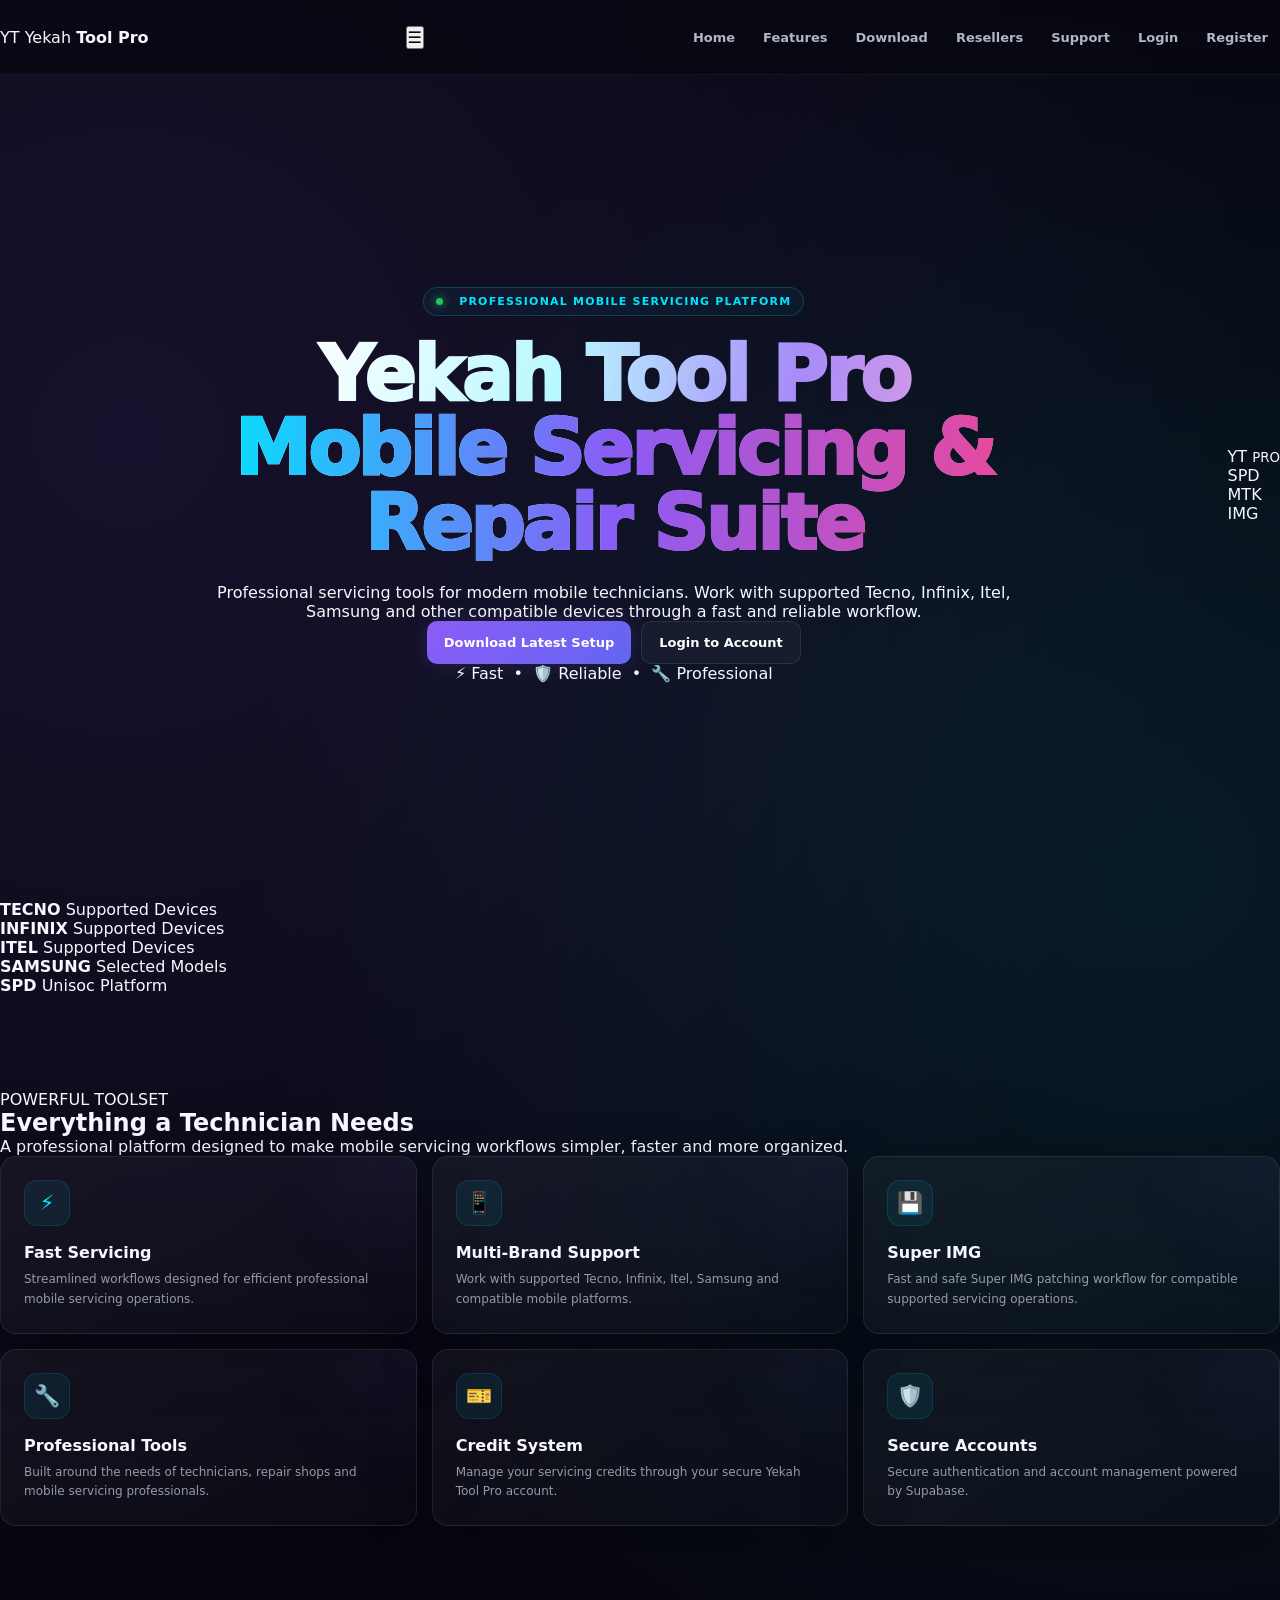
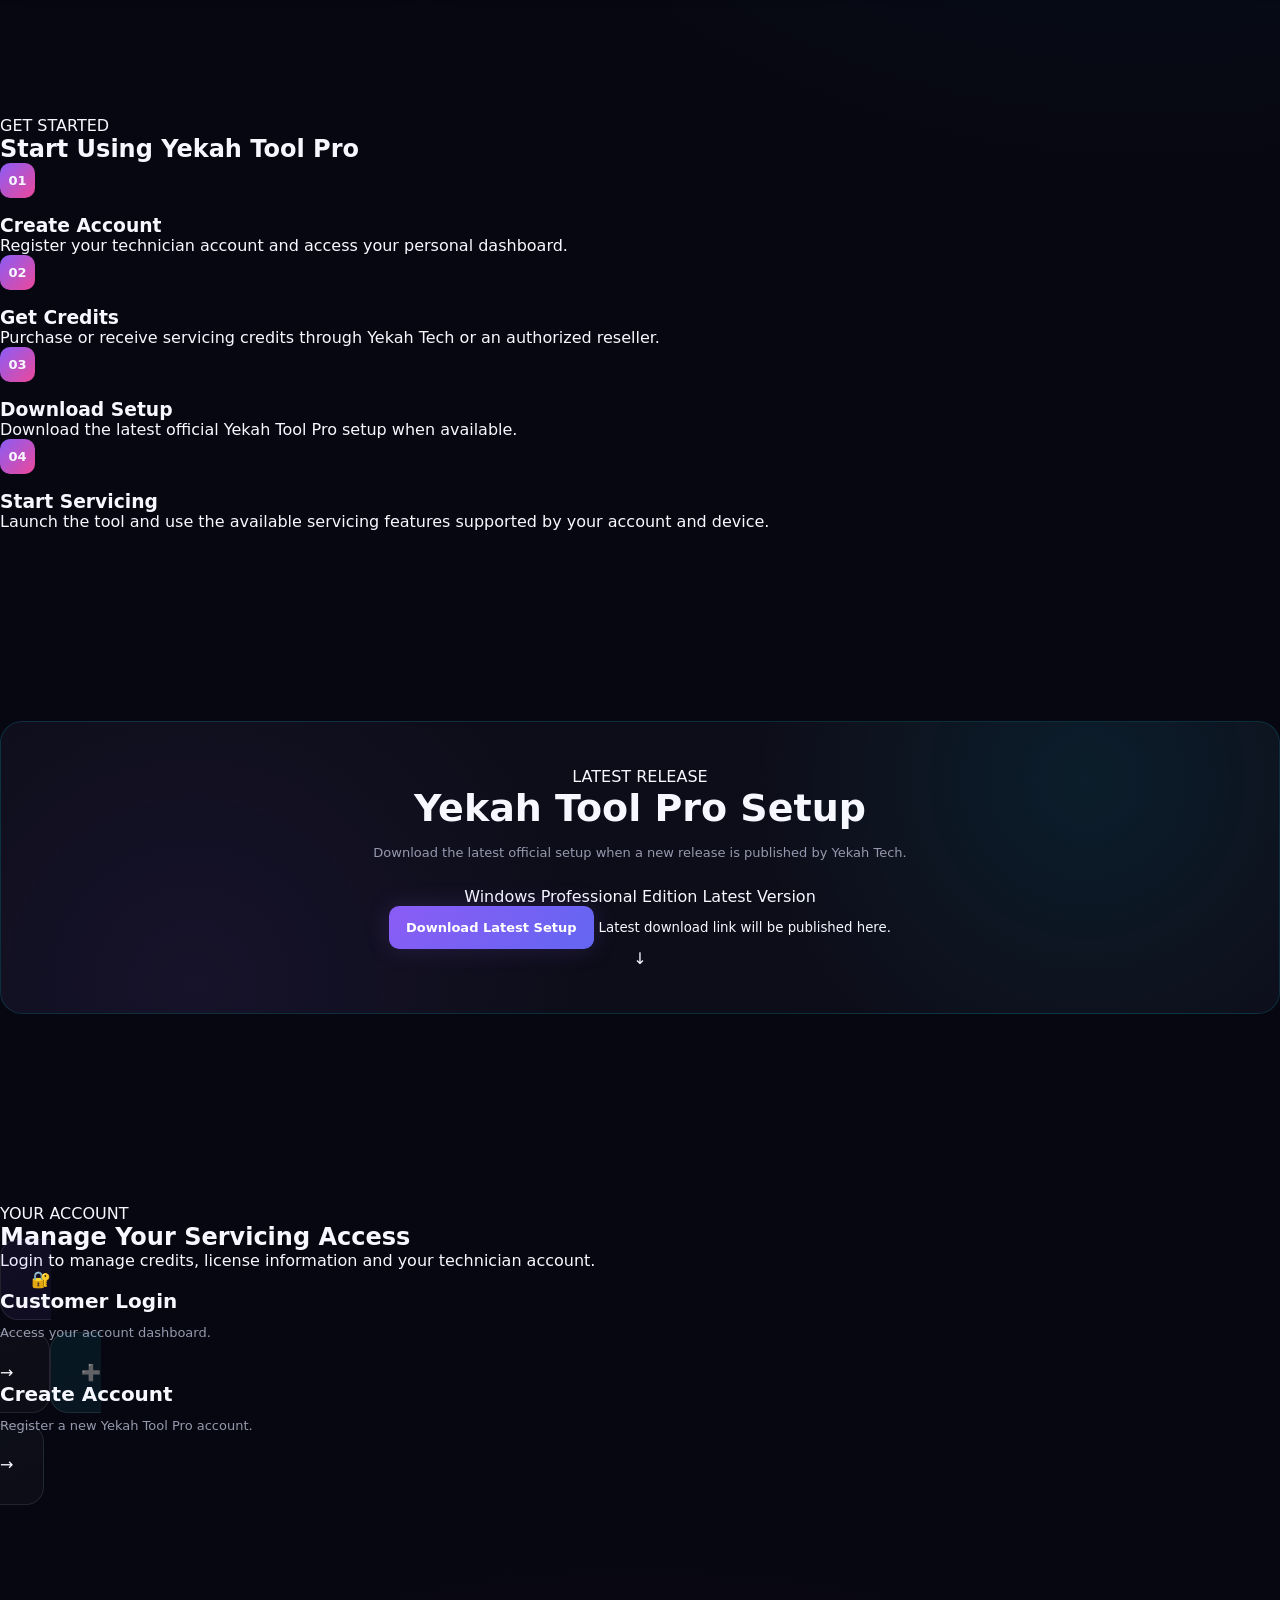
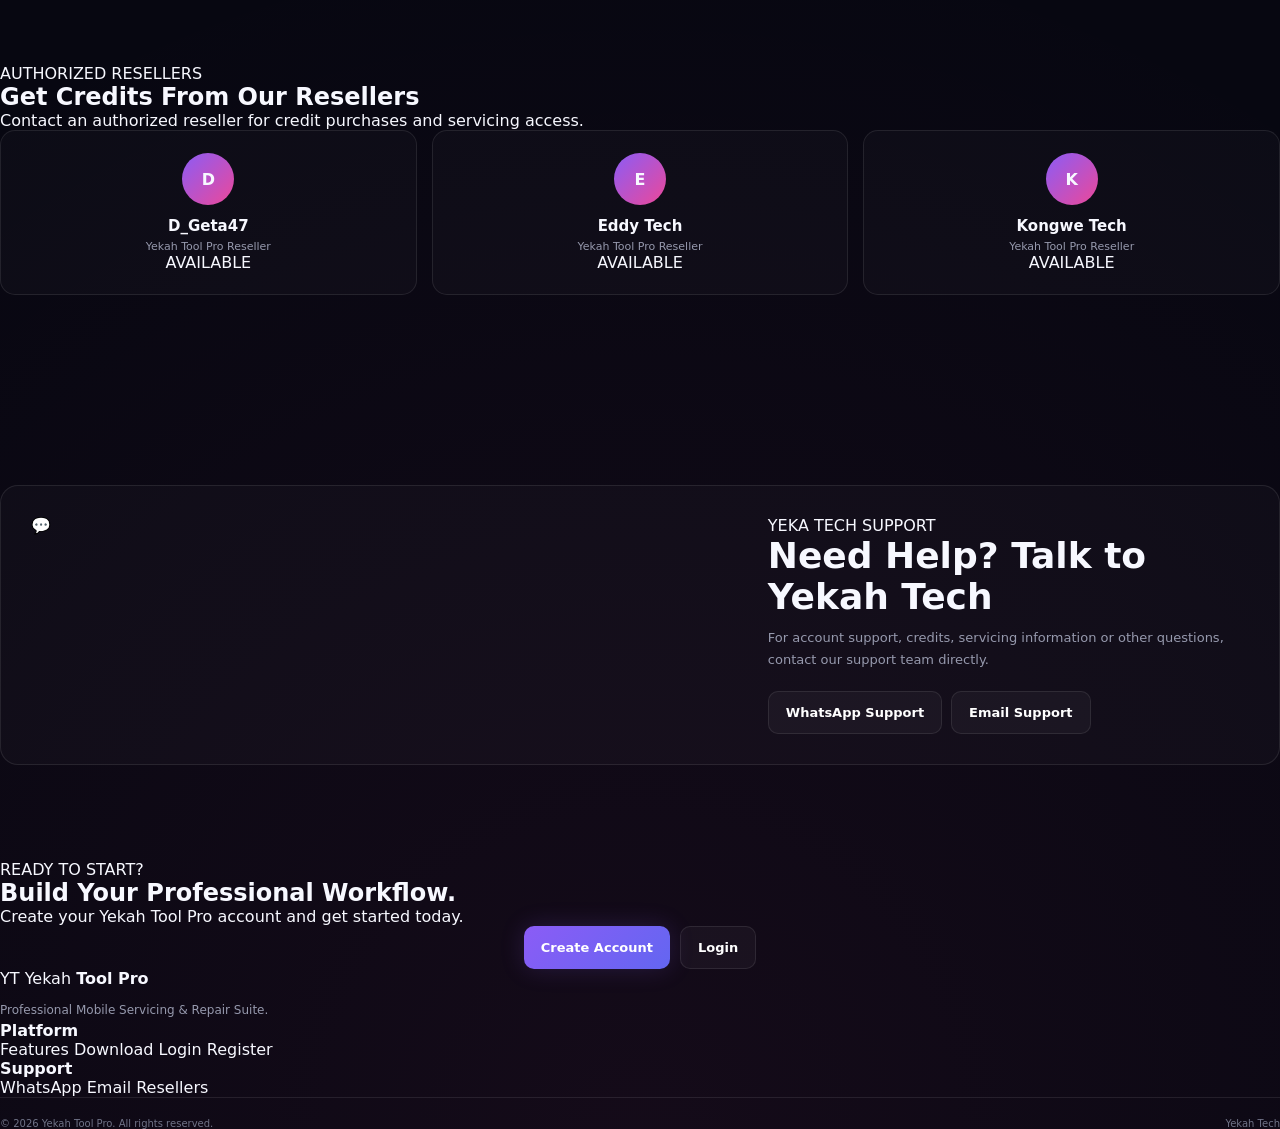
<file: index.html>
<!DOCTYPE html><html lang="en" data-theme="dark">
<head>
  <meta charset="UTF-8">
  <meta name="viewport" content="width=device-width, initial-scale=1.0">
  <meta name="theme-color" content="#060812">
  <meta name="description" content="Yekah Tool Pro — Professional Mobile Servicing & Repair Suite for Tecno, Infinix, Itel, Samsung and more.">
  <title>Yekah Tool Pro — Professional Mobile Servicing</title>  <link rel="stylesheet" href="style.css">
</head><body>  <!-- =========================
       NAVIGATION
  ========================== -->  <header class="site-header">
    <nav class="navbar">  <a href="index.html" class="brand">
    <span class="brand-logo">YT</span>
    <span class="brand-name">
      Yekah <strong>Tool Pro</strong>
    </span>
  </a>

  <button
    class="mobile-menu-btn"
    id="mobileMenuBtn"
    type="button"
    aria-label="Open menu"
  >
    ☰
  </button>

  <div class="nav-links" id="navLinks">
    <a href="#home">Home</a>
    <a href="#features">Features</a>
    <a href="#download">Download</a>
    <a href="#resellers">Resellers</a>
    <a href="#support">Support</a>
    <a href="login.html" class="nav-login">Login</a>
    <a href="register.html" class="nav-register">Register</a>
  </div>

</nav>

  </header>  <main><!-- =========================
     HERO
========================== -->
<section class="hero" id="home">

  <div class="hero-content">

    <div class="hero-badge">
      <span class="pulse-dot"></span>
      PROFESSIONAL MOBILE SERVICING PLATFORM
    </div>

    <h1>
      Yekah Tool Pro
      <span>Mobile Servicing & Repair Suite</span>
    </h1>

    <p class="hero-text">
      Professional servicing tools for modern mobile technicians.
      Work with supported Tecno, Infinix, Itel, Samsung and other
      compatible devices through a fast and reliable workflow.
    </p>

    <div class="hero-actions">
      <a href="#download" class="btn btn-primary">
        Download Latest Setup
      </a>

      <a href="login.html" class="btn btn-secondary">
        Login to Account
      </a>
    </div>

    <div class="hero-note">
      ⚡ Fast &nbsp;•&nbsp; 🛡️ Reliable &nbsp;•&nbsp; 🔧 Professional
    </div>

  </div>

  <div class="hero-visual">

    <div class="tool-orb">
      <div class="orb-ring ring-one"></div>
      <div class="orb-ring ring-two"></div>

      <div class="tool-center">
        <span>YT</span>
        <small>PRO</small>
      </div>

      <div class="floating-chip chip-one">
        SPD
      </div>

      <div class="floating-chip chip-two">
        MTK
      </div>

      <div class="floating-chip chip-three">
        IMG
      </div>
    </div>

  </div>

</section>


<!-- =========================
     TRUST BAR
========================== -->
<section class="trust-bar">
  <div>
    <strong>TECNO</strong>
    <span>Supported Devices</span>
  </div>

  <div>
    <strong>INFINIX</strong>
    <span>Supported Devices</span>
  </div>

  <div>
    <strong>ITEL</strong>
    <span>Supported Devices</span>
  </div>

  <div>
    <strong>SAMSUNG</strong>
    <span>Selected Models</span>
  </div>

  <div>
    <strong>SPD</strong>
    <span>Unisoc Platform</span>
  </div>
</section>


<!-- =========================
     FEATURES
========================== -->
<section class="section" id="features">

  <div class="section-heading">
    <span class="section-tag">POWERFUL TOOLSET</span>

    <h2>
      Everything a
      <span>Technician Needs</span>
    </h2>

    <p>
      A professional platform designed to make mobile servicing
      workflows simpler, faster and more organized.
    </p>
  </div>


  <div class="feature-grid">

    <article class="feature-card">
      <div class="feature-icon">⚡</div>

      <h3>Fast Servicing</h3>

      <p>
        Streamlined workflows designed for efficient professional
        mobile servicing operations.
      </p>
    </article>


    <article class="feature-card">
      <div class="feature-icon">📱</div>

      <h3>Multi-Brand Support</h3>

      <p>
        Work with supported Tecno, Infinix, Itel, Samsung and
        compatible mobile platforms.
      </p>
    </article>


    <article class="feature-card">
      <div class="feature-icon">💾</div>

      <h3>Super IMG</h3>

      <p>
        Fast and safe Super IMG patching workflow for compatible
        supported servicing operations.
      </p>
    </article>


    <article class="feature-card">
      <div class="feature-icon">🔧</div>

      <h3>Professional Tools</h3>

      <p>
        Built around the needs of technicians, repair shops and
        mobile servicing professionals.
      </p>
    </article>


    <article class="feature-card">
      <div class="feature-icon">🎫</div>

      <h3>Credit System</h3>

      <p>
        Manage your servicing credits through your secure Yekah
        Tool Pro account.
      </p>
    </article>


    <article class="feature-card">
      <div class="feature-icon">🛡️</div>

      <h3>Secure Accounts</h3>

      <p>
        Secure authentication and account management powered by
        Supabase.
      </p>
    </article>

  </div>

</section>


<!-- =========================
     HOW IT WORKS
========================== -->
<section class="section section-alt">

  <div class="section-heading">
    <span class="section-tag">GET STARTED</span>

    <h2>
      Start Using
      <span>Yekah Tool Pro</span>
    </h2>
  </div>


  <div class="steps-grid">

    <div class="step-card">
      <div class="step-number">01</div>

      <h3>Create Account</h3>

      <p>
        Register your technician account and access your personal
        dashboard.
      </p>
    </div>


    <div class="step-card">
      <div class="step-number">02</div>

      <h3>Get Credits</h3>

      <p>
        Purchase or receive servicing credits through Yekah Tech
        or an authorized reseller.
      </p>
    </div>


    <div class="step-card">
      <div class="step-number">03</div>

      <h3>Download Setup</h3>

      <p>
        Download the latest official Yekah Tool Pro setup when
        available.
      </p>
    </div>


    <div class="step-card">
      <div class="step-number">04</div>

      <h3>Start Servicing</h3>

      <p>
        Launch the tool and use the available servicing features
        supported by your account and device.
      </p>
    </div>

  </div>

</section>


<!-- =========================
     DOWNLOAD
========================== -->
<section class="section" id="download">

  <div class="download-box">

    <div class="download-content">

      <span class="section-tag">LATEST RELEASE</span>

      <h2>
        Yekah Tool Pro
        <span>Setup</span>
      </h2>

      <p>
        Download the latest official setup when a new release is
        published by Yekah Tech.
      </p>

      <div class="download-info">
        <span>Windows</span>
        <span>Professional Edition</span>
        <span>Latest Version</span>
      </div>

      <a
        href="#"
        class="btn btn-primary download-btn"
        id="downloadBtn"
      >
        Download Latest Setup
      </a>

      <small class="download-status" id="downloadStatus">
        Latest download link will be published here.
      </small>

    </div>

    <div class="download-icon">
      <div class="download-glow">↓</div>
    </div>

  </div>

</section>


<!-- =========================
     CREDIT / ACCOUNT
========================== -->
<section class="section section-alt">

  <div class="section-heading">

    <span class="section-tag">YOUR ACCOUNT</span>

    <h2>
      Manage Your
      <span>Servicing Access</span>
    </h2>

    <p>
      Login to manage credits, license information and your
      technician account.
    </p>

  </div>


  <div class="account-actions">

    <a href="login.html" class="account-card">
      <span class="account-icon">🔐</span>

      <div>
        <h3>Customer Login</h3>
        <p>Access your account dashboard.</p>
      </div>

      <span class="arrow">→</span>
    </a>


    <a href="register.html" class="account-card">
      <span class="account-icon">➕</span>

      <div>
        <h3>Create Account</h3>
        <p>Register a new Yekah Tool Pro account.</p>
      </div>

      <span class="arrow">→</span>
    </a>

  </div>

</section>


<!-- =========================
     RESELLERS
========================== -->
<section class="section" id="resellers">

  <div class="section-heading">

    <span class="section-tag">AUTHORIZED RESELLERS</span>

    <h2>
      Get Credits From
      <span>Our Resellers</span>
    </h2>

    <p>
      Contact an authorized reseller for credit purchases and
      servicing access.
    </p>

  </div>


  <div class="reseller-grid">

    <article class="reseller-card">
      <div class="reseller-avatar">D</div>

      <div>
        <h3>D_Geta47</h3>
        <p>Yekah Tool Pro Reseller</p>
      </div>

      <span class="reseller-status">AVAILABLE</span>
    </article>


    <article class="reseller-card">
      <div class="reseller-avatar">E</div>

      <div>
        <h3>Eddy Tech</h3>
        <p>Yekah Tool Pro Reseller</p>
      </div>

      <span class="reseller-status">AVAILABLE</span>
    </article>


    <article class="reseller-card">
      <div class="reseller-avatar">K</div>

      <div>
        <h3>Kongwe Tech</h3>
        <p>Yekah Tool Pro Reseller</p>
      </div>

      <span class="reseller-status">AVAILABLE</span>
    </article>

  </div>

</section>


<!-- =========================
     SUPPORT
========================== -->
<section class="section" id="support">

  <div class="support-box">

    <div class="support-icon">
      💬
    </div>

    <div class="support-content">

      <span class="section-tag">YEKA TECH SUPPORT</span>

      <h2>
        Need Help?
        <span>Talk to Yekah Tech</span>
      </h2>

      <p>
        For account support, credits, servicing information or
        other questions, contact our support team directly.
      </p>

      <div class="support-actions">

        <a
          href="https://wa.me/255612021997"
          target="_blank"
          rel="noopener"
          class="btn btn-whatsapp"
        >
          WhatsApp Support
        </a>

        <a
          href="mailto:mtotoyeka@gmail.com"
          class="btn btn-secondary"
        >
          Email Support
        </a>

      </div>

    </div>

  </div>

</section>


<!-- =========================
     CTA
========================== -->
<section class="final-cta">

  <div>

    <span class="section-tag">READY TO START?</span>

    <h2>
      Build Your
      <span>Professional Workflow.</span>
    </h2>

    <p>
      Create your Yekah Tool Pro account and get started today.
    </p>

    <div class="hero-actions">

      <a href="register.html" class="btn btn-primary">
        Create Account
      </a>

      <a href="login.html" class="btn btn-secondary">
        Login
      </a>

    </div>

  </div>

</section>

  </main>  <!-- =========================
       FOOTER
  ========================== -->  <footer class="site-footer"><div class="footer-main">

  <div class="footer-brand">

    <a href="index.html" class="brand">
      <span class="brand-logo">YT</span>

      <span class="brand-name">
        Yekah <strong>Tool Pro</strong>
      </span>
    </a>

    <p>
      Professional Mobile Servicing & Repair Suite.
    </p>

  </div>


  <div class="footer-links">

    <div>
      <h4>Platform</h4>
      <a href="#features">Features</a>
      <a href="#download">Download</a>
      <a href="login.html">Login</a>
      <a href="register.html">Register</a>
    </div>

    <div>
      <h4>Support</h4>
      <a href="#support">WhatsApp</a>
      <a href="mailto:mtotoyeka@gmail.com">Email</a>
      <a href="#resellers">Resellers</a>
    </div>

  </div>

</div>


<div class="footer-bottom">

  <span>
    © <span id="currentYear"></span> Yekah Tool Pro.
    All rights reserved.
  </span>

  <span>
    Yekah Tech
  </span>

</div>

  </footer>  <script src="script.js"></script>  <script>
    // Mobile navigation
    const mobileMenuBtn = document.getElementById("mobileMenuBtn");
    const navLinks = document.getElementById("navLinks");

    if (mobileMenuBtn && navLinks) {
      mobileMenuBtn.addEventListener("click", () => {
        navLinks.classList.toggle("open");
      });

      navLinks.querySelectorAll("a").forEach(link => {
        link.addEventListener("click", () => {
          navLinks.classList.remove("open");
        });
      });
    }

    // Current year
    const yearElement = document.getElementById("currentYear");

    if (yearElement) {
      yearElement.textContent = new Date().getFullYear();
    }

    // Prevent empty download link from jumping to the top
    const downloadBtn = document.getElementById("downloadBtn");

    if (downloadBtn) {
      downloadBtn.addEventListener("click", (event) => {
        if (downloadBtn.getAttribute("href") === "#") {
          event.preventDefault();

          const status = document.getElementById("downloadStatus");

          if (status) {
            status.textContent =
              "The latest setup download will be available after release.";
          }
        }
      });
    }
  </script></body>
                          </html>
</file>
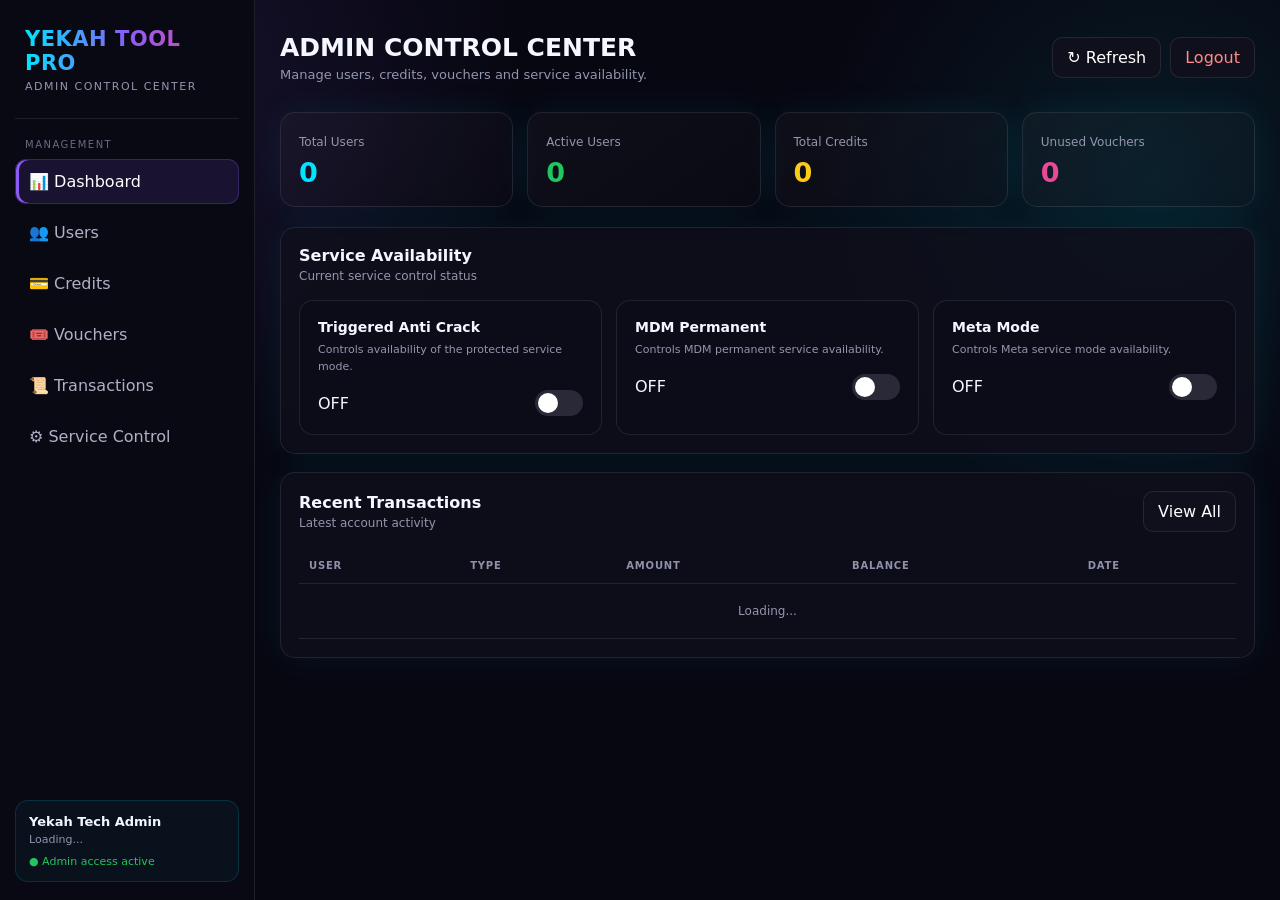
<file: admin.html>
<!DOCTYPE html>
<html lang="en" data-theme="dark">
<head>
  <meta charset="UTF-8">
  <meta name="viewport" content="width=device-width, initial-scale=1.0">
  <meta name="theme-color" content="#070711">

  <title>Yekah Tool Pro — Admin Control Center</title>

  <style>
    :root {
      --bg: #070711;
      --panel: #10101d;
      --panel-2: #151526;
      --border: rgba(255,255,255,.09);
      --text: #f5f7ff;
      --muted: #9296ad;
      --cyan: #00e5ff;
      --purple: #8b5cf6;
      --pink: #ec4899;
      --green: #22c55e;
      --yellow: #facc15;
      --red: #ef4444;
      --shadow: 0 0 35px rgba(0,229,255,.08);
    }

    * {
      box-sizing: border-box;
      margin: 0;
      padding: 0;
    }

    body {
      min-height: 100vh;
      background:
        radial-gradient(circle at 10% 10%, rgba(139,92,246,.13), transparent 28%),
        radial-gradient(circle at 90% 20%, rgba(0,229,255,.09), transparent 25%),
        var(--bg);
      color: var(--text);
      font-family: Inter, system-ui, -apple-system, BlinkMacSystemFont, "Segoe UI", sans-serif;
    }

    button,
    input,
    select {
      font: inherit;
    }

    button {
      cursor: pointer;
    }

    a {
      color: inherit;
      text-decoration: none;
    }

    .app {
      min-height: 100vh;
      display: flex;
    }

    /* SIDEBAR */
    .sidebar {
      width: 255px;
      min-height: 100vh;
      position: fixed;
      left: 0;
      top: 0;
      bottom: 0;
      z-index: 100;
      background: rgba(10,10,20,.96);
      border-right: 1px solid var(--border);
      padding: 22px 15px;
      backdrop-filter: blur(18px);
    }

    .brand {
      padding: 5px 10px 25px;
      border-bottom: 1px solid var(--border);
      margin-bottom: 20px;
    }

    .brand h1 {
      font-size: 21px;
      letter-spacing: .5px;
      background: linear-gradient(90deg, var(--cyan), var(--purple), var(--pink));
      -webkit-background-clip: text;
      -webkit-text-fill-color: transparent;
    }

    .brand span {
      display: block;
      margin-top: 5px;
      font-size: 11px;
      color: var(--muted);
      text-transform: uppercase;
      letter-spacing: 1.5px;
    }

    .nav-title {
      color: #686b82;
      font-size: 10px;
      text-transform: uppercase;
      letter-spacing: 1.5px;
      padding: 0 10px 9px;
    }

    .nav-btn {
      width: 100%;
      border: 1px solid transparent;
      background: transparent;
      color: #aeb2c7;
      padding: 12px 13px;
      margin-bottom: 6px;
      border-radius: 11px;
      text-align: left;
      transition: .2s;
    }

    .nav-btn:hover,
    .nav-btn.active {
      color: white;
      background: rgba(139,92,246,.13);
      border-color: rgba(139,92,246,.25);
      box-shadow: inset 3px 0 var(--purple);
    }

    .admin-card {
      position: absolute;
      left: 15px;
      right: 15px;
      bottom: 18px;
      padding: 13px;
      border: 1px solid rgba(0,229,255,.15);
      border-radius: 13px;
      background: rgba(0,229,255,.04);
    }

    .admin-card strong {
      display: block;
      font-size: 13px;
    }

    .admin-card small {
      display: block;
      color: var(--muted);
      font-size: 11px;
      margin-top: 4px;
      overflow: hidden;
      text-overflow: ellipsis;
    }

    .online {
      margin-top: 9px;
      color: var(--green);
      font-size: 11px;
    }

    /* MAIN */
    .main {
      width: calc(100% - 255px);
      margin-left: 255px;
      padding: 25px;
    }

    .topbar {
      min-height: 65px;
      display: flex;
      justify-content: space-between;
      align-items: center;
      gap: 15px;
      margin-bottom: 22px;
    }

    .mobile-menu {
      display: none;
      border: 1px solid var(--border);
      background: var(--panel);
      color: white;
      border-radius: 10px;
      padding: 9px 12px;
    }

    .page-title h2 {
      font-size: 25px;
    }

    .page-title p {
      color: var(--muted);
      margin-top: 5px;
      font-size: 13px;
    }

    .top-actions {
      display: flex;
      gap: 9px;
    }

    .btn {
      border: 1px solid var(--border);
      background: var(--panel);
      color: white;
      padding: 10px 14px;
      border-radius: 10px;
      transition: .2s;
    }

    .btn:hover {
      transform: translateY(-1px);
      border-color: rgba(0,229,255,.4);
    }

    .btn-primary {
      border: 0;
      background: linear-gradient(135deg, var(--purple), #6366f1);
      box-shadow: 0 0 20px rgba(139,92,246,.18);
    }

    .btn-danger {
      color: #ff8a8a;
    }

    /* SECTIONS */
    .section {
      display: none;
    }

    .section.active {
      display: block;
    }

    /* STATS */
    .stats {
      display: grid;
      grid-template-columns: repeat(4, 1fr);
      gap: 14px;
      margin-bottom: 20px;
    }

    .stat {
      padding: 18px;
      background: linear-gradient(145deg, rgba(255,255,255,.035), rgba(255,255,255,.015));
      border: 1px solid var(--border);
      border-radius: 15px;
      box-shadow: var(--shadow);
    }

    .stat .label {
      color: var(--muted);
      font-size: 12px;
    }

    .stat strong {
      display: block;
      font-size: 27px;
      margin-top: 7px;
    }

    .cyan {
      color: var(--cyan);
    }

    .green {
      color: var(--green);
    }

    .yellow {
      color: var(--yellow);
    }

    .pink {
      color: var(--pink);
    }

    /* PANELS */
    .panel {
      background: rgba(16,16,29,.78);
      border: 1px solid var(--border);
      border-radius: 15px;
      padding: 18px;
      margin-bottom: 18px;
      box-shadow: var(--shadow);
    }

    .panel-head {
      display: flex;
      justify-content: space-between;
      align-items: center;
      gap: 12px;
      margin-bottom: 16px;
    }

    .panel-head h3 {
      font-size: 16px;
    }

    .panel-head span {
      color: var(--muted);
      font-size: 12px;
    }

    /* TABLE */
    .table-wrap {
      width: 100%;
      overflow-x: auto;
    }

    table {
      width: 100%;
      border-collapse: collapse;
      min-width: 750px;
    }

    th,
    td {
      padding: 12px 10px;
      border-bottom: 1px solid var(--border);
      text-align: left;
      font-size: 12px;
    }

    th {
      color: #8e92a8;
      font-size: 10px;
      text-transform: uppercase;
      letter-spacing: .8px;
    }

    td {
      color: #e4e6f0;
    }

    .badge {
      display: inline-flex;
      padding: 4px 8px;
      border-radius: 20px;
      font-size: 10px;
      border: 1px solid var(--border);
    }

    .badge.active {
      color: var(--green);
      background: rgba(34,197,94,.08);
    }

    .badge.suspended,
    .badge.expired {
      color: var(--yellow);
      background: rgba(250,204,21,.08);
    }

    .badge.disabled,
    .badge.inactive {
      color: var(--red);
      background: rgba(239,68,68,.08);
    }

    .badge.admin {
      color: var(--pink);
      background: rgba(236,72,153,.08);
    }

    /* SEARCH */
    .search-row {
      display: flex;
      gap: 10px;
      margin-bottom: 15px;
    }

    .input,
    select {
      width: 100%;
      padding: 11px 12px;
      background: #0b0b16;
      color: white;
      border: 1px solid var(--border);
      border-radius: 9px;
      outline: none;
    }

    .input:focus,
    select:focus {
      border-color: var(--cyan);
      box-shadow: 0 0 0 3px rgba(0,229,255,.07);
    }

    /* SERVICE SWITCHES */
    .service-grid {
      display: grid;
      grid-template-columns: repeat(3, 1fr);
      gap: 14px;
    }

    .service-card {
      padding: 18px;
      border-radius: 14px;
      border: 1px solid var(--border);
      background: #0c0c18;
    }

    .service-card h4 {
      font-size: 14px;
      margin-bottom: 7px;
    }

    .service-card p {
      color: var(--muted);
      font-size: 11px;
      line-height: 1.5;
      margin-bottom: 15px;
    }

    .switch-row {
      display: flex;
      justify-content: space-between;
      align-items: center;
    }

    .switch {
      width: 48px;
      height: 26px;
      position: relative;
      display: inline-block;
    }

    .switch input {
      opacity: 0;
      width: 0;
      height: 0;
    }

    .slider {
      position: absolute;
      inset: 0;
      background: #292938;
      border-radius: 30px;
      transition: .25s;
    }

    .slider:before {
      content: "";
      position: absolute;
      width: 20px;
      height: 20px;
      left: 3px;
      top: 3px;
      border-radius: 50%;
      background: white;
      transition: .25s;
    }

    .switch input:checked + .slider {
      background: linear-gradient(90deg, var(--purple), var(--cyan));
    }

    .switch input:checked + .slider:before {
      transform: translateX(22px);
    }

    /* FORMS */
    .form-grid {
      display: grid;
      grid-template-columns: repeat(2, 1fr);
      gap: 13px;
    }

    .field label {
      display: block;
      font-size: 11px;
      color: var(--muted);
      margin-bottom: 6px;
    }

    .field.full {
      grid-column: 1 / -1;
    }

    /* MODAL */
    .modal {
      position: fixed;
      inset: 0;
      z-index: 500;
      display: none;
      align-items: center;
      justify-content: center;
      padding: 18px;
      background: rgba(0,0,0,.72);
      backdrop-filter: blur(8px);
    }

    .modal.show {
      display: flex;
    }

    .modal-box {
      width: min(520px, 100%);
      max-height: 90vh;
      overflow-y: auto;
      background: #11111f;
      border: 1px solid rgba(139,92,246,.3);
      border-radius: 17px;
      padding: 20px;
      box-shadow: 0 0 60px rgba(139,92,246,.15);
    }

    .modal-head {
      display: flex;
      justify-content: space-between;
      align-items: center;
      margin-bottom: 18px;
    }

    .close {
      border: 0;
      background: transparent;
      color: #aaa;
      font-size: 23px;
    }

    .modal-actions {
      display: flex;
      justify-content: flex-end;
      gap: 9px;
      margin-top: 18px;
    }

    /* TOAST */
    .toast {
      position: fixed;
      right: 20px;
      bottom: 20px;
      z-index: 900;
      max-width: 350px;
      padding: 13px 16px;
      border-radius: 11px;
      background: #171725;
      border: 1px solid var(--border);
      box-shadow: 0 10px 35px rgba(0,0,0,.35);
      display: none;
      font-size: 13px;
    }

    .toast.show {
      display: block;
    }

    .toast.success {
      border-color: rgba(34,197,94,.4);
    }

    .toast.error {
      border-color: rgba(239,68,68,.4);
    }

    .empty {
      padding: 30px;
      text-align: center;
      color: var(--muted);
      font-size: 13px;
    }

    .loading {
      color: var(--muted);
      padding: 20px;
      text-align: center;
    }

    /* RESPONSIVE */
    @media (max-width: 1000px) {
      .stats {
        grid-template-columns: repeat(2, 1fr);
      }

      .service-grid {
        grid-template-columns: 1fr;
      }
    }

    @media (max-width: 760px) {
      .sidebar {
        transform: translateX(-100%);
        transition: .25s;
      }

      .sidebar.open {
        transform: translateX(0);
      }

      .main {
        width: 100%;
        margin-left: 0;
        padding: 16px;
      }

      .mobile-menu {
        display: inline-block;
      }

      .topbar {
        align-items: flex-start;
      }

      .top-actions .btn:first-child {
        display: none;
      }

      .stats {
        grid-template-columns: 1fr 1fr;
        gap: 9px;
      }

      .stat {
        padding: 14px;
      }

      .stat strong {
        font-size: 22px;
      }

      .form-grid {
        grid-template-columns: 1fr;
      }

      .field.full {
        grid-column: auto;
      }

      .search-row {
        flex-direction: column;
      }
    }

    @media (max-width: 430px) {
      .stats {
        grid-template-columns: 1fr;
      }

      .page-title h2 {
        font-size: 20px;
      }

      .page-title p {
        font-size: 11px;
      }
    }
  </style>
</head>

<body>

<div class="app">

  <!-- SIDEBAR -->
  <aside class="sidebar" id="sidebar">

    <div class="brand">
      <h1>YEKAH TOOL PRO</h1>
      <span>Admin Control Center</span>
    </div>

    <div class="nav-title">Management</div>

    <button class="nav-btn active" data-section="overview">
      📊 Dashboard
    </button>

    <button class="nav-btn" data-section="users">
      👥 Users
    </button>

    <button class="nav-btn" data-section="credits">
      💳 Credits
    </button>

    <button class="nav-btn" data-section="vouchers">
      🎟️ Vouchers
    </button>

    <button class="nav-btn" data-section="transactions">
      📜 Transactions
    </button>

    <button class="nav-btn" data-section="services">
      ⚙️ Service Control
    </button>

    <div class="admin-card">
      <strong>Yekah Tech Admin</strong>
      <small id="adminEmail">Loading...</small>
      <div class="online">● Admin access active</div>
    </div>

  </aside>

  <!-- MAIN -->
  <main class="main">

    <header class="topbar">

      <div style="display:flex;gap:12px;align-items:flex-start;">
        <button class="mobile-menu" id="mobileMenu">☰</button>

        <div class="page-title">
          <h2>ADMIN CONTROL CENTER</h2>
          <p>Manage users, credits, vouchers and service availability.</p>
        </div>
      </div>

      <div class="top-actions">
        <button class="btn" id="refreshBtn">↻ Refresh</button>
        <button class="btn btn-danger" id="logoutBtn">Logout</button>
      </div>

    </header>


    <!-- ========================= -->
    <!-- OVERVIEW -->
    <!-- ========================= -->

    <section class="section active" id="section-overview">

      <div class="stats">

        <div class="stat">
          <span class="label">Total Users</span>
          <strong class="cyan" id="statUsers">0</strong>
        </div>

        <div class="stat">
          <span class="label">Active Users</span>
          <strong class="green" id="statActive">0</strong>
        </div>

        <div class="stat">
          <span class="label">Total Credits</span>
          <strong class="yellow" id="statCredits">0</strong>
        </div>

        <div class="stat">
          <span class="label">Unused Vouchers</span>
          <strong class="pink" id="statVouchers">0</strong>
        </div>

      </div>


      <div class="panel">

        <div class="panel-head">
          <div>
            <h3>Service Availability</h3>
            <span>Current service control status</span>
          </div>
        </div>

        <div class="service-grid">

          <div class="service-card">
            <h4>Triggered Anti Crack</h4>
            <p>Controls availability of the protected service mode.</p>

            <div class="switch-row">
              <span id="overviewAnti">OFF</span>

              <label class="switch">
                <input type="checkbox" id="overviewAntiSwitch">
                <span class="slider"></span>
              </label>
            </div>
          </div>

          <div class="service-card">
            <h4>MDM Permanent</h4>
            <p>Controls MDM permanent service availability.</p>

            <div class="switch-row">
              <span id="overviewMdm">OFF</span>

              <label class="switch">
                <input type="checkbox" id="overviewMdmSwitch">
                <span class="slider"></span>
              </label>
            </div>
          </div>

          <div class="service-card">
            <h4>Meta Mode</h4>
            <p>Controls Meta service mode availability.</p>

            <div class="switch-row">
              <span id="overviewMeta">OFF</span>

              <label class="switch">
                <input type="checkbox" id="overviewMetaSwitch">
                <span class="slider"></span>
              </label>
            </div>
          </div>

        </div>

      </div>


      <div class="panel">

        <div class="panel-head">
          <div>
            <h3>Recent Transactions</h3>
            <span>Latest account activity</span>
          </div>

          <button class="btn" onclick="showSection('transactions')">
            View All
          </button>
        </div>

        <div class="table-wrap">
          <table>
            <thead>
              <tr>
                <th>User</th>
                <th>Type</th>
                <th>Amount</th>
                <th>Balance</th>
                <th>Date</th>
              </tr>
            </thead>

            <tbody id="recentTransactions">
              <tr>
                <td colspan="5" class="loading">Loading...</td>
              </tr>
            </tbody>
          </table>
        </div>

      </div>

    </section>


    <!-- ========================= -->
    <!-- USERS -->
    <!-- ========================= -->

    <section class="section" id="section-users">

      <div class="panel">

        <div class="panel-head">
          <div>
            <h3>User Management</h3>
            <span>Manage customer accounts and balances</span>
          </div>
        </div>

        <div class="search-row">

          <input
            class="input"
            id="userSearch"
            type="search"
            placeholder="Search by name, email or UID..."
          >

          <select id="statusFilter">
            <option value="all">All Status</option>
            <option value="active">Active</option>
            <option value="suspended">Suspended</option>
            <option value="disabled">Disabled</option>
          </select>

        </div>

        <div class="table-wrap">

          <table>

            <thead>
              <tr>
                <th>Name</th>
                <th>Email</th>
                <th>Role</th>
                <th>Credits</th>
                <th>License</th>
                <th>Status</th>
                <th>Action</th>
              </tr>
            </thead>

            <tbody id="usersTable">
              <tr>
                <td colspan="7" class="loading">Loading users...</td>
              </tr>
            </tbody>

          </table>

        </div>

      </div>

    </section>


    <!-- ========================= -->
    <!-- CREDITS -->
    <!-- ========================= -->

    <section class="section" id="section-credits">

      <div class="panel">

        <div class="panel-head">
          <div>
            <h3>Credit Management</h3>
            <span>Add or remove credits from a customer account.</span>
          </div>
        </div>

        <div class="form-grid">

          <div class="field full">
            <label>Customer</label>

            <select id="creditUser">
              <option value="">Select customer...</option>
            </select>
          </div>

          <div class="field">
            <label>Operation</label>

            <select id="creditOperation">
              <option value="add">Add Credits</option>
              <option value="remove">Remove Credits</option>
            </select>
          </div>

          <div class="field">
            <label>Amount</label>

            <input
              class="input"
              id="creditAmount"
              type="number"
              min="1"
              placeholder="Example: 10"
            >
          </div>

          <div class="field full">
            <label>Reference / Note</label>

            <input
              class="input"
              id="creditReference"
              type="text"
              maxlength="100"
              placeholder="Example: Customer payment"
            >
          </div>

        </div>

        <div style="margin-top:15px;">
          <button class="btn btn-primary" id="applyCreditsBtn">
            Apply Credit Change
          </button>
        </div>

      </div>


      <div class="panel">

        <div class="panel-head">
          <div>
            <h3>Customer Balances</h3>
</file>
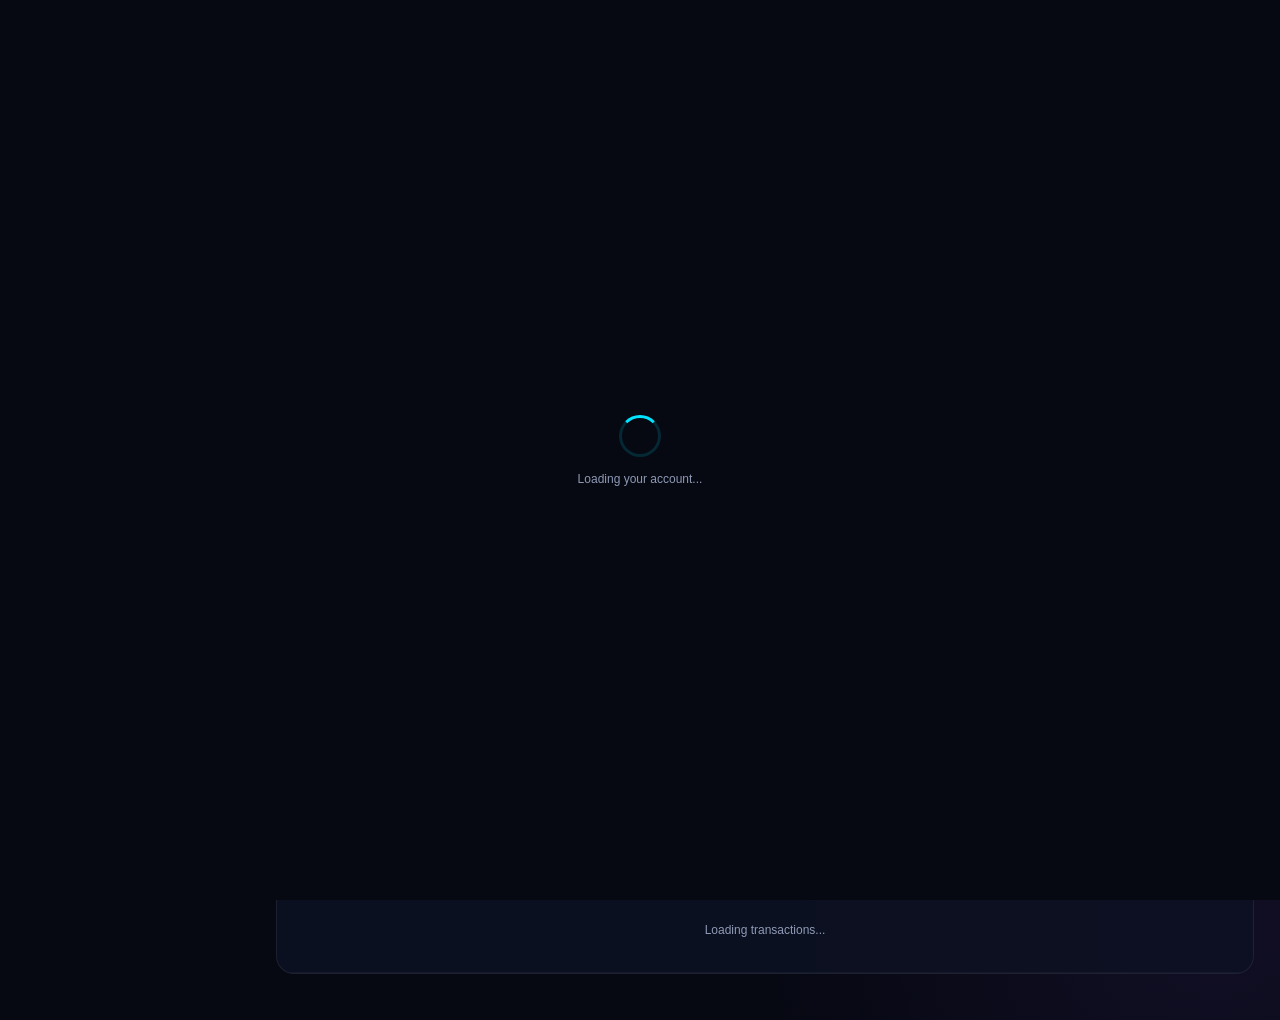
<file: dashboard.html>
<!DOCTYPE html><html lang="en" data-theme="dark">
<head>
  <meta charset="UTF-8">
  <meta name="viewport" content="width=device-width, initial-scale=1.0">
  <meta name="theme-color" content="#060812">
  <meta name="description" content="Yekah Tool Pro Customer Dashboard">
  <title>Dashboard — Yekah Tool Pro</title>  <style>
    * {
      box-sizing: border-box;
      margin: 0;
      padding: 0;
    }

    :root {
      --bg: #060812;
      --panel: rgba(13, 18, 35, .88);
      --panel-2: rgba(17, 23, 43, .72);
      --border: rgba(0, 229, 255, .16);
      --cyan: #00e5ff;
      --purple: #9b5cff;
      --pink: #ff3cac;
      --green: #35e39b;
      --red: #ff5577;
      --yellow: #ffd166;
      --text: #f4f7ff;
      --muted: #8e9ab5;
    }

    body {
      min-height: 100vh;
      font-family: Arial, Helvetica, sans-serif;
      color: var(--text);
      background:
        radial-gradient(circle at 5% 10%, rgba(0, 229, 255, .07), transparent 27%),
        radial-gradient(circle at 95% 90%, rgba(155, 92, 255, .08), transparent 30%),
        var(--bg);
    }

    a {
      color: inherit;
      text-decoration: none;
    }

    button {
      font-family: inherit;
    }

    .app {
      min-height: 100vh;
      display: flex;
    }

    /* SIDEBAR */

    .sidebar {
      width: 250px;
      flex-shrink: 0;
      min-height: 100vh;
      position: fixed;
      left: 0;
      top: 0;
      bottom: 0;
      padding: 22px 16px;
      background: rgba(7, 10, 21, .94);
      border-right: 1px solid rgba(255,255,255,.07);
      z-index: 100;
    }

    .brand {
      display: flex;
      align-items: center;
      gap: 11px;
      padding: 5px 8px 25px;
    }

    .brand-logo {
      width: 42px;
      height: 42px;
      border-radius: 12px;
      display: flex;
      align-items: center;
      justify-content: center;
      font-size: 16px;
      font-weight: 900;
      background: linear-gradient(135deg, var(--cyan), var(--purple));
      box-shadow: 0 0 20px rgba(0,229,255,.2);
    }

    .brand-name {
      font-weight: 900;
      font-size: 16px;
    }

    .brand-name span {
      color: var(--cyan);
    }

    .user-mini {
      padding: 15px;
      margin-bottom: 18px;
      border-radius: 15px;
      background: rgba(255,255,255,.035);
      border: 1px solid rgba(255,255,255,.06);
    }

    .user-mini small {
      display: block;
      color: var(--muted);
      font-size: 10px;
      margin-bottom: 5px;
      text-transform: uppercase;
      letter-spacing: .8px;
    }

    .user-mini strong {
      display: block;
      overflow: hidden;
      text-overflow: ellipsis;
      white-space: nowrap;
      font-size: 13px;
    }

    .nav {
      display: flex;
      flex-direction: column;
      gap: 5px;
    }

    .nav-link {
      display: flex;
      align-items: center;
      gap: 11px;
      padding: 12px 13px;
      border-radius: 11px;
      color: #9aa5be;
      font-size: 13px;
      transition: .2s;
    }

    .nav-link:hover,
    .nav-link.active {
      color: var(--cyan);
      background: rgba(0,229,255,.07);
    }

    .nav-icon {
      width: 20px;
      text-align: center;
    }

    .sidebar-bottom {
      position: absolute;
      left: 16px;
      right: 16px;
      bottom: 22px;
    }

    .logout-btn {
      width: 100%;
      border: 1px solid rgba(255,85,119,.15);
      background: rgba(255,85,119,.05);
      color: #ff9bad;
      padding: 12px;
      border-radius: 11px;
      cursor: pointer;
      font-weight: 700;
      font-size: 12px;
    }

    .logout-btn:hover {
      background: rgba(255,85,119,.1);
    }

    /* MAIN */

    .main {
      width: calc(100% - 250px);
      margin-left: 250px;
      min-height: 100vh;
      padding: 26px;
    }

    .topbar {
      display: flex;
      justify-content: space-between;
      align-items: center;
      margin-bottom: 25px;
    }

    .page-title h1 {
      font-size: 26px;
      margin-bottom: 5px;
    }

    .page-title p {
      color: var(--muted);
      font-size: 13px;
    }

    .mobile-menu {
      display: none;
      border: 1px solid var(--border);
      background: rgba(255,255,255,.04);
      color: white;
      border-radius: 10px;
      width: 42px;
      height: 42px;
      cursor: pointer;
    }

    /* STATUS */

    .status-pill {
      display: inline-flex;
      align-items: center;
      gap: 7px;
      padding: 8px 12px;
      border-radius: 20px;
      background: rgba(53,227,155,.07);
      border: 1px solid rgba(53,227,155,.18);
      color: #83f4c1;
      font-size: 11px;
      font-weight: 800;
    }

    .status-dot {
      width: 7px;
      height: 7px;
      border-radius: 50%;
      background: var(--green);
      box-shadow: 0 0 9px var(--green);
    }

    /* WELCOME */

    .welcome {
      padding: 25px;
      border-radius: 20px;
      margin-bottom: 20px;
      border: 1px solid var(--border);
      background:
        linear-gradient(
          120deg,
          rgba(0,229,255,.07),
          rgba(155,92,255,.07),
          rgba(255,60,172,.04)
        );
      position: relative;
      overflow: hidden;
    }

    .welcome::after {
      content: "";
      position: absolute;
      width: 220px;
      height: 220px;
      right: -90px;
      top: -100px;
      border-radius: 50%;
      border: 1px solid rgba(0,229,255,.1);
      box-shadow: 0 0 50px rgba(0,229,255,.05);
    }

    .welcome small {
      color: var(--cyan);
      font-size: 10px;
      letter-spacing: 1.2px;
      font-weight: 800;
    }

    .welcome h2 {
      margin-top: 8px;
      font-size: 22px;
    }

    .welcome p {
      color: var(--muted);
      margin-top: 7px;
      font-size: 13px;
    }

    /* STATS */

    .stats-grid {
      display: grid;
      grid-template-columns: repeat(4, 1fr);
      gap: 15px;
      margin-bottom: 20px;
    }

    .stat-card {
      background: var(--panel);
      border: 1px solid rgba(255,255,255,.07);
      border-radius: 17px;
      padding: 20px;
      position: relative;
      overflow: hidden;
    }

    .stat-card::before {
      content: "";
      position: absolute;
      width: 80px;
      height: 80px;
      right: -30px;
      top: -30px;
      border-radius: 50%;
      background: rgba(0,229,255,.06);
    }

    .stat-icon {
      font-size: 19px;
      margin-bottom: 13px;
    }

    .stat-label {
      color: var(--muted);
      font-size: 11px;
      margin-bottom: 7px;
    }

    .stat-value {
      font-size: 22px;
      font-weight: 900;
    }

    .credit-value {
      color: var(--cyan);
    }

    .license-value {
      color: var(--green);
    }

    /* PANELS */

    .content-grid {
      display: grid;
      grid-template-columns: 1.3fr .7fr;
      gap: 20px;
      margin-bottom: 20px;
    }

    .panel {
      background: var(--panel);
      border: 1px solid rgba(255,255,255,.07);
      border-radius: 18px;
      overflow: hidden;
    }

    .panel-header {
      padding: 18px 20px;
      border-bottom: 1px solid rgba(255,255,255,.06);
      display: flex;
      justify-content: space-between;
      align-items: center;
    }

    .panel-header h3 {
      font-size: 14px;
    }

    .panel-header span {
      color: var(--muted);
      font-size: 10px;
    }

    .profile-body {
      padding: 20px;
    }

    .profile-row {
      display: flex;
      justify-content: space-between;
      gap: 15px;
      padding: 13px 0;
      border-bottom: 1px solid rgba(255,255,255,.05);
    }

    .profile-row:last-child {
      border-bottom: 0;
    }

    .profile-label {
      color: var(--muted);
      font-size: 12px;
    }

    .profile-value {
      text-align: right;
      max-width: 60%;
      font-size: 12px;
      word-break: break-word;
    }

    .uid {
      font-family: monospace;
      color: #aeb9d1;
    }

    .badge {
      display: inline-flex;
      padding: 5px 9px;
      border-radius: 8px;
      font-size: 10px;
      font-weight: 800;
    }

    .badge-green {
      color: #85f5c3;
      background: rgba(53,227,155,.08);
      border: 1px solid rgba(53,227,155,.14);
    }

    .badge-red {
      color: #ff9caf;
      background: rgba(255,85,119,.08);
      border: 1px solid rgba(255,85,119,.14);
    }

    .badge-yellow {
      color: #ffe09a;
      background: rgba(255,209,102,.08);
      border: 1px solid rgba(255,209,102,.14);
    }

    /* ACTIONS */

    .quick-actions {
      padding: 20px;
      display: grid;
      gap: 10px;
    }

    .quick-action {
      display: flex;
      align-items: center;
      gap: 12px;
      padding: 13px;
      border-radius: 12px;
      background: rgba(255,255,255,.035);
      border: 1px solid rgba(255,255,255,.06);
      transition: .2s;
    }

    .quick-action:hover {
      border-color: rgba(0,229,255,.2);
      background: rgba(0,229,255,.04);
    }

    .action-icon {
      width: 37px;
      height: 37px;
      display: flex;
      align-items: center;
      justify-content: center;
      border-radius: 10px;
      background: rgba(0,229,255,.08);
    }

    .quick-action h4 {
      font-size: 12px;
      margin-bottom: 3px;
    }

    .quick-action p {
      color: var(--muted);
      font-size: 10px;
    }

    /* TRANSACTIONS */

    .transactions {
      margin-bottom: 20px;
    }

    .table-wrap {
      overflow-x: auto;
    }

    table {
      width: 100%;
      border-collapse: collapse;
      min-width: 650px;
    }

    th {
      color: #71809d;
      font-size: 10px;
      text-transform: uppercase;
      letter-spacing: .5px;
      text-align: left;
      padding: 13px 18px;
      border-bottom: 1px solid rgba(255,255,255,.06);
    }

    td {
      padding: 14px 18px;
      border-bottom: 1px solid rgba(255,255,255,.04);
      font-size: 11px;
      color: #cbd3e7;
    }

    .amount-positive {
      color: var(--green);
      font-weight: 800;
    }

    .amount-negative {
      color: var(--red);
      font-weight: 800;
    }

    .empty {
      text-align: center;
      padding: 35px 20px;
      color: var(--muted);
      font-size: 12px;
    }

    /* LOADING */

    .loading {
      position: fixed;
      inset: 0;
      background: #060812;
      display: flex;
      align-items: center;
      justify-content: center;
      z-index: 9999;
    }

    .loading-box {
      text-align: center;
    }

    .loader {
      width: 42px;
      height: 42px;
      border: 3px solid rgba(0,229,255,.15);
      border-top-color: var(--cyan);
      border-radius: 50%;
      animation: spin .8s linear infinite;
      margin: 0 auto 15px;
    }

    .loading-box p {
      color: var(--muted);
      font-size: 12px;
    }

    @keyframes spin {
      to {
        transform: rotate(360deg);
      }
    }

    /* TOAST */

    .toast {
      position: fixed;
      right: 22px;
      bottom: 22px;
      max-width: 340px;
      padding: 14px 17px;
      border-radius: 12px;
      background: #12182b;
      border: 1px solid rgba(0,229,255,.2);
      box-shadow: 0 15px 45px rgba(0,0,0,.4);
      color: white;
      font-size: 12px;
      transform: translateY(120px);
      opacity: 0;
      transition: .3s;
      z-index: 10000;
    }

    .toast.show {
      transform: translateY(0);
      opacity: 1;
    }

    .toast.error {
      border-color: rgba(255,85,119,.25);
    }

    /* RESPONSIVE */

    @media(max-width:1100px) {

      .stats-grid {
        grid-template-columns: repeat(2, 1fr);
      }

      .content-grid {
        grid-template-columns: 1fr;
      }
    }

    @media(max-width:800px) {

      .sidebar {
        transform: translateX(-100%);
        transition: .25s;
        box-shadow: 20px 0 50px rgba(0,0,0,.4);
      }

      .sidebar.open {
        transform: translateX(0);
      }

      .main {
        width: 100%;
        margin-left: 0;
        padding: 18px;
      }

      .mobile-menu {
        display: block;
      }
    }

    @media(max-width:560px) {

      .stats-grid {
        grid-template-columns: 1fr 1fr;
        gap: 10px;
      }

      .stat-card {
        padding: 15px;
      }

      .stat-value {
        font-size: 18px;
      }

      .welcome {
        padding: 20px;
      }

      .page-title h1 {
        font-size: 22px;
      }

      .status-pill {
        display: none;
      }

      .profile-row {
        align-items: flex-start;
      }

      .profile-value {
        max-width: 55%;
      }
    }
  </style></head><body>  <!-- LOADING -->  <div class="loading" id="loadingScreen">
    <div class="loading-box">
      <div class="loader"></div>
      <p>Loading your account...</p>
    </div>
  </div>  <div class="app"><!-- =========================
     SIDEBAR
========================== -->

<aside class="sidebar" id="sidebar">

  <a href="index.html" class="brand">
    <div class="brand-logo">YT</div>

    <div class="brand-name">
      Yekah <span>Tool Pro</span>
    </div>
  </a>


  <div class="user-mini">

    <small>Signed in as</small>

    <strong id="sidebarEmail">
      Loading...
    </strong>

  </div>


  <nav class="nav">

    <a
      href="dashboard.html"
      class="nav-link active"
    >
      <span class="nav-icon">⌂</span>
      Dashboard
    </a>

    <a
      href="#profile"
      class="nav-link"
      id="profileNav"
    >
      <span class="nav-icon">👤</span>
      My Profile
    </a>

    <a
      href="#transactions"
      class="nav-link"
    >
      <span class="nav-icon">↔</span>
      Transactions
    </a>

    <a
      href="index.html#download"
      class="nav-link"
    >
      <span class="nav-icon">↓</span>
      Download
    </a>

    <a
      href="index.html#support"
      class="nav-link"
    >
      <span class="nav-icon">💬</span>
      Support
    </a>

  </nav>


  <div class="sidebar-bottom">

    <button
      class="logout-btn"
      id="logoutBtn"
      type="button"
    >
      ↪ &nbsp; Sign Out
    </button>

  </div>

</aside>


<!-- =========================
     MAIN CONTENT
========================== -->

<main class="main">

  <header class="topbar">

    <div class="page-title">

      <h1>Dashboard</h1>

      <p>
        Welcome to your Yekah Tool Pro account.
      </p>

    </div>


    <div style="display:flex;align-items:center;gap:12px;">

      <button
        class="mobile-menu"
        id="mobileMenu"
        type="button"
      >
        ☰
      </button>

      <div class="status-pill">
        <span class="status-dot"></span>
        Account Active
      </div>

    </div>

  </header>


  <!-- WELCOME -->

  <section class="welcome">

    <small>YEKAH TOOL PRO CUSTOMER</small>

    <h2>
      Welcome, <span id="welcomeName">Technician</span> 👋
    </h2>

    <p>
      Manage your credits, license and servicing account
      from one place.
    </p>

  </section>


  <!-- STATS -->

  <section class="stats-grid">

    <article class="stat-card">

      <div class="stat-icon">💳</div>

      <div class="stat-label">
        CREDIT BALANCE
      </div>

      <div
        class="stat-value credit-value"
        id="creditBalance"
      >
        0
      </div>

    </article>


    <article class="stat-card">

      <div class="stat-icon">🔐</div>

      <div class="stat-label">
        LICENSE STATUS
      </div>

      <div
        class="stat-value license-value"
        id="licenseStatus"
      >
        Inactive
      </div>

    </article>


    <article class="stat-card">

      <div class="stat-icon">👤</div>

      <div class="stat-label">
        ACCOUNT TYPE
      </div>

      <div
        class="stat-value"
        id="accountType"
      >
        Customer
      </div>

    </article>


    <article class="stat-card">

      <div class="stat-icon">●</div>

      <div class="stat-label">
        ACCOUNT STATUS
      </div>

      <div
        class="stat-value"
        id="accountStatus"
      >
        Active
      </div>

    </article>

  </section>


  <!-- PROFILE + QUICK ACTIONS -->

  <section
    class="content-grid"
    id="profile"
  >

    <article class="panel">

      <div class="panel-header">

        <h3>Account Information</h3>

        <span>PROFILE</span>

      </div>


      <div class="profile-body">

        <div class="profile-row">

          <span class="profile-label">
            Full Name
          </span>

          <span
            class="profile-value"
            id="profileName"
          >
            —
          </span>

        </div>


        <div class="profile-row">

          <span class="profile-label">
            Email
          </span>

          <span
            class="profile-value"
            id="profileEmail"
          >
            —
          </span>

        </div>


        <div class="profile-row">

          <span class="profile-label">
            Account Role
          </span>

          <span
            class="profile-value"
            id="profileRole"
          >
            Customer
          </span>

        </div>


        <div class="profile-row">

          <span class="profile-label">
            Account Status
          </span>

          <span
            class="profile-value"
            id="profileAccountStatus"
          >
            —
          </span>

        </div>


        <div class="profile-row">

          <span class="profile-label">
            License
          </span>

          <span
            class="profile-value"
            id="profileLicense"
          >
            —
          </span>

        </div>


        <div class="profile-row">

          <span class="profile-label">
            User UID
          </span>

          <span
            class="profile-value uid"
            id="profileUid"
          >
            —
          </span>

        </div>


        <div class="profile-row">

          <span class="profile-label">
            Joined
          </span>

          <span
            class="profile-value"
            id="profileCreated"
          >
            —
          </span>

        </div>

      </div>

    </article>


    <article class="panel">

      <div class="panel-header">

        <h3>Quick Actions</h3>

        <span>ACTIONS</span>

      </div>


      <div class="quick-actions">

        <a
          href="index.html#download"
          class="quick-action"
        >

          <span class="action-icon">↓</span>

          <div>
            <h4>Download Tool</h4>
            <p>Get the latest setup</p>
          </div>

        </a>


        <a
          href="index.html#support"
          class="quick-action"
        >

          <span class="action-icon">💬</span>

          <div>
            <h4>Contact Support</h4>
            <p>Talk to Yekah Tech</p>
          </div>

        </a>


        <a
          href="index.html#resellers"
          class="quick-action"
        >

          <span class="action-icon">💳</span>

          <div>
            <h4>Get Credits</h4>
            <p>Contact a reseller</p>
          </div>

        </a>


        <a
          href="forgot-password.html"
          class="quick-action"
        >

          <span class="action-icon">🔑</span>

          <div>
            <h4>Change Password</h4>
            <p>Recover your account password</p>
          </div>

        </a>

      </div>

    </article>

  </section>


  <!-- TRANSACTIONS -->

  <section
    class="panel transactions"
    id="transactions"
  >

    <div class="panel-header">

      <h3>Transaction History</h3>

      <span>RECENT ACTIVITY</span>

    </div>


    <div class="table-wrap">

      <table>

        <thead>

          <tr>
            <th>Date</th>
            <th>Type</th>
            <th>Amount</th>
            <th>Balance After</th>
            <th>Reference</th>
          </tr>

        </thead>

        <tbody id="transactionsBody">

          <tr>
            <td
              colspan="5"
              class="empty"
            >
              Loading transactions...
            </td>
          </tr>

  </tbody>
</file>
<file: style.css>
/* =========================================================
   YEKAH TOOL PRO
   GLOBAL STYLESHEET
   ========================================================= */

:root {
  --bg: #070711;
  --bg-soft: #0c0c18;
  --card: rgba(17, 17, 31, 0.78);
  --card-solid: #11111f;

  --text: #f7f8ff;
  --muted: #9699ad;

  --cyan: #00e5ff;
  --purple: #8b5cf6;
  --pink: #ec4899;
  --green: #22c55e;
  --yellow: #facc15;
  --red: #ef4444;

  --border: rgba(255, 255, 255, 0.09);

  --radius-sm: 10px;
  --radius-md: 16px;
  --radius-lg: 22px;

  --container: 1180px;

  --shadow:
    0 20px 60px rgba(0, 0, 0, 0.28);

  --neon:
    0 0 30px rgba(0, 229, 255, 0.12);

  --transition: 0.25s ease;
}


/* =========================================================
   RESET
   ========================================================= */

* {
  margin: 0;
  padding: 0;
  box-sizing: border-box;
}

html {
  scroll-behavior: smooth;
  scroll-padding-top: 85px;
}

body {
  min-height: 100vh;

  font-family:
    Inter,
    system-ui,
    -apple-system,
    BlinkMacSystemFont,
    "Segoe UI",
    sans-serif;

  color: var(--text);

  background:
    radial-gradient(
      circle at 10% 10%,
      rgba(139, 92, 246, 0.12),
      transparent 28%
    ),
    radial-gradient(
      circle at 90% 20%,
      rgba(0, 229, 255, 0.09),
      transparent 25%
    ),
    radial-gradient(
      circle at 50% 100%,
      rgba(236, 72, 153, 0.06),
      transparent 28%
    ),
    var(--bg);

  overflow-x: hidden;
}

body.menu-open {
  overflow: hidden;
}

img {
  max-width: 100%;
  display: block;
}

button,
input,
textarea,
select {
  font: inherit;
}

button {
  cursor: pointer;
}

a {
  color: inherit;
  text-decoration: none;
}

ul,
ol {
  list-style: none;
}


/* =========================================================
   GLOBAL CONTAINER
   ========================================================= */

.container {
  width: min(
    calc(100% - 40px),
    var(--container)
  );

  margin-inline: auto;
}


/* =========================================================
   BACKGROUND EFFECTS
   ========================================================= */

.bg-grid {
  position: fixed;
  inset: 0;

  pointer-events: none;
  z-index: -2;

  background-image:
    linear-gradient(
      rgba(255,255,255,.025) 1px,
      transparent 1px
    ),
    linear-gradient(
      90deg,
      rgba(255,255,255,.025) 1px,
      transparent 1px
    );

  background-size: 45px 45px;

  mask-image:
    linear-gradient(
      to bottom,
      black,
      transparent 80%
    );
}

.glow {
  position: fixed;

  width: 300px;
  height: 300px;

  border-radius: 50%;

  filter: blur(90px);

  opacity: .08;

  pointer-events: none;

  z-index: -1;
}

.glow-one {
  top: 10%;
  left: -100px;
  background: var(--purple);
}

.glow-two {
  top: 35%;
  right: -100px;
  background: var(--cyan);
}

.glow-three {
  bottom: -100px;
  left: 40%;
  background: var(--pink);
}


/* =========================================================
   NAVBAR
   ========================================================= */

.site-header {
  position: fixed;

  top: 0;
  left: 0;
  right: 0;

  z-index: 1000;

  background:
    rgba(7, 7, 17, 0.76);

  border-bottom:
    1px solid rgba(255,255,255,.06);

  backdrop-filter: blur(18px);
  -webkit-backdrop-filter: blur(18px);
}

.navbar {
  min-height: 74px;

  display: flex;
  align-items: center;
  justify-content: space-between;

  gap: 20px;
}

.logo {
  display: inline-flex;
  align-items: center;
  gap: 10px;

  font-size: 20px;
  font-weight: 900;

  letter-spacing: .4px;

  white-space: nowrap;
}

.logo-mark {
  width: 37px;
  height: 37px;

  display: grid;
  place-items: center;

  border-radius: 11px;

  color: #fff;

  background:
    linear-gradient(
      135deg,
      var(--cyan),
      var(--purple),
      var(--pink)
    );

  box-shadow:
    0 0 24px rgba(0,229,255,.2);
}

.logo-text {
  background:
    linear-gradient(
      90deg,
      var(--cyan),
      var(--purple),
      var(--pink)
    );

  -webkit-background-clip: text;
  background-clip: text;

  -webkit-text-fill-color: transparent;
}

.nav-links {
  display: flex;
  align-items: center;
  gap: 4px;
}

.nav-links a {
  padding: 9px 12px;

  border-radius: 9px;

  color: #b4b6c8;

  font-size: 13px;
  font-weight: 600;

  transition: var(--transition);
}

.nav-links a:hover {
  color: #fff;
  background: rgba(255,255,255,.05);
}

.nav-actions {
  display: flex;
  align-items: center;
  gap: 8px;
}

.menu-toggle {
  display: none;

  width: 42px;
  height: 42px;

  border:
    1px solid var(--border);

  border-radius: 10px;

  background: var(--card);
  color: #fff;

  font-size: 20px;
}


/* =========================================================
   BUTTONS
   ========================================================= */

.btn {
  display: inline-flex;

  align-items: center;
  justify-content: center;

  gap: 8px;

  min-height: 43px;

  padding: 10px 17px;

  border:
    1px solid var(--border);

  border-radius: 10px;

  color: #fff;

  background:
    rgba(255,255,255,.035);

  font-size: 13px;
  font-weight: 700;

  transition: var(--transition);

  white-space: nowrap;
}

.btn:hover {
  transform: translateY(-2px);

  border-color:
    rgba(0,229,255,.35);

  box-shadow:
    0 10px 30px rgba(0,0,0,.2);
}

.btn-primary {
  border: 0;

  background:
    linear-gradient(
      135deg,
      var(--purple),
      #6366f1
    );

  box-shadow:
    0 0 25px rgba(139,92,246,.18);
}

.btn-primary:hover {
  box-shadow:
    0 0 35px rgba(139,92,246,.3);
}

.btn-neon {
  border:
    1px solid rgba(0,229,255,.4);

  background:
    rgba(0,229,255,.06);

  color: var(--cyan);
}

.btn-success {
  background:
    rgba(34,197,94,.08);

  border-color:
    rgba(34,197,94,.25);

  color: #70e695;
}

.btn-danger {
  background:
    rgba(239,68,68,.08);

  border-color:
    rgba(239,68,68,.25);

  color: #ff8a8a;
}


/* =========================================================
   HERO
   ========================================================= */

.hero {
  position: relative;

  min-height: 100vh;

  padding:
    150px 0
    80px;

  display: flex;
  align-items: center;
}

.hero-content {
  max-width: 820px;

  text-align: center;

  margin-inline: auto;
}

.hero-badge {
  display: inline-flex;

  align-items: center;
  gap: 8px;

  padding: 7px 12px;

  border:
    1px solid rgba(0,229,255,.2);

  border-radius: 30px;

  background:
    rgba(0,229,255,.045);

  color: var(--cyan);

  font-size: 11px;
  font-weight: 700;

  text-transform: uppercase;
  letter-spacing: 1.2px;

  margin-bottom: 22px;
}

.hero-badge::before {
  content: "";

  width: 7px;
  height: 7px;

  border-radius: 50%;

  background: var(--green);

  box-shadow:
    0 0 10px var(--green);
}

.hero h1 {
  font-size:
    clamp(42px, 7vw, 76px);

  line-height: .98;

  letter-spacing: -2.5px;

  font-weight: 950;

  margin-bottom: 22px;

  background:
    linear-gradient(
      100deg,
      #fff 10%,
      #b9f8ff 42%,
      #a78bfa 70%,
      #f9a8d4 100%
    );

  -webkit-background-clip: text;
  background-clip: text;

  -webkit-text-fill-color: transparent;
}

.hero h1 span {
  display: block;

  background:
    linear-gradient(
      90deg,
      var(--cyan),
      var(--purple),
      var(--pink)
    );

  -webkit-background-clip: text;
  background-clip: text;

  -webkit-text-fill-color: transparent;
}

.hero-description {
  max-width: 680px;

  margin:
    0 auto 30px;

  color: var(--muted);

  font-size:
    clamp(15px, 2vw, 18px);

  line-height: 1.7;
}

.hero-actions {
  display: flex;

  justify-content: center;

  flex-wrap: wrap;

  gap: 10px;
}

.hero-stats {
  display: flex;

  justify-content: center;

  flex-wrap: wrap;

  gap: 35px;

  margin-top: 45px;
}

.hero-stat {
  text-align: center;
}

.hero-stat strong {
  display: block;

  font-size: 22px;

  background:
    linear-gradient(
      90deg,
      var(--cyan),
      var(--purple)
    );

  -webkit-background-clip: text;
  background-clip: text;

  -webkit-text-fill-color: transparent;
}

.hero-stat span {
  display: block;

  margin-top: 3px;

  color: var(--muted);

  font-size: 10px;

  text-transform: uppercase;

  letter-spacing: 1px;
}


/* =========================================================
   SECTIONS
   ========================================================= */

.section {
  position: relative;

  padding:
    95px 0;
}

.section-header {
  max-width: 680px;

  margin:
    0 auto 45px;

  text-align: center;
}

.section-kicker {
  display: inline-block;

  color: var(--cyan);

  font-size: 11px;

  text-transform: uppercase;

  letter-spacing: 2px;

  font-weight: 800;

  margin-bottom: 10px;
}

.section-title {
  font-size:
    clamp(28px, 5vw, 43px);

  line-height: 1.1;

  letter-spacing: -1px;

  margin-bottom: 13px;
}

.section-description {
  color: var(--muted);

  font-size: 14px;

  line-height: 1.7;
}


/* =========================================================
   FEATURES
   ========================================================= */

.feature-grid {
  display: grid;

  grid-template-columns:
    repeat(3, 1fr);

  gap: 15px;
}

.feature-card {
  position: relative;

  padding: 23px;

  border:
    1px solid var(--border);

  border-radius: var(--radius-md);

  background:
    linear-gradient(
      145deg,
      rgba(255,255,255,.045),
      rgba(255,255,255,.015)
    );

  box-shadow: var(--shadow);

  overflow: hidden;

  transition: var(--transition);
}

.feature-card::before {
  content: "";

  position: absolute;

  width: 150px;
  height: 150px;

  right: -80px;
  top: -80px;

  border-radius: 50%;

  background: var(--purple);

  filter: blur(60px);

  opacity: .08;
}

.feature-card:hover {
  transform: translateY(-5px);

  border-color:
    rgba(139,92,246,.3);

  box-shadow:
    0 20px 50px rgba(0,0,0,.25),
    0 0 30px rgba(139,92,246,.06);
}

.feature-icon {
  width: 46px;
  height: 46px;

  display: grid;
  place-items: center;

  margin-bottom: 17px;

  border-radius: 13px;

  color: var(--cyan);

  background:
    rgba(0,229,255,.07);

  border:
    1px solid rgba(0,229,255,.12);

  font-size: 21px;
}

.feature-card h3 {
  font-size: 16px;

  margin-bottom: 8px;
}

.feature-card p {
  color: var(--muted);

  font-size: 12px;

  line-height: 1.65;
}


/* =========================================================
   DEVICE / BRANDS
   ========================================================= */

.brand-grid {
  display: grid;

  grid-template-columns:
    repeat(5, 1fr);

  gap: 12px;
}

.brand-card {
  min-height: 90px;

  display: flex;

  align-items: center;
  justify-content: center;

  text-align: center;

  padding: 15px;

  border:
    1px solid var(--border);

  border-radius: 14px;

  background:
    rgba(255,255,255,.025);

  color: #c6c9d8;

  font-weight: 800;

  font-size: 13px;

  transition: var(--transition);
}

.brand-card:hover {
  color: #fff;

  border-color:
    rgba(0,229,255,.25);

  background:
    rgba(0,229,255,.04);

  transform: translateY(-3px);
}


/* =========================================================
   DOWNLOAD
   ========================================================= */

.download-box {
  position: relative;

  padding:
    45px 35px;

  border:
    1px solid rgba(0,229,255,.14);

  border-radius: var(--radius-lg);

  background:
    radial-gradient(
      circle at 85% 20%,
      rgba(0,229,255,.08),
      transparent 30%
    ),
    radial-gradient(
      circle at 15% 90%,
      rgba(139,92,246,.08),
      transparent 35%
    ),
    rgba(15,15,28,.8);

  text-align: center;

  overflow: hidden;
}

.download-box h2 {
  font-size:
    clamp(25px, 5vw, 38px);

  margin-bottom: 12px;
}

.download-box p {
  max-width: 620px;

  margin:
    0 auto 23px;

  color: var(--muted);

  line-height: 1.7;

  font-size: 13px;
}

.download-actions {
  display: flex;

  justify-content: center;

  flex-wrap: wrap;

  gap: 10px;
}


/* =========================================================
   HOW IT WORKS
   ========================================================= */

.steps {
  display: grid;

  grid-template-columns:
    repeat(3, 1fr);

  gap: 15px;

  counter-reset: step;
}

.step {
  position: relative;

  padding: 25px;

  border:
    1px solid var(--border);

  border-radius: 16px;

  background:
    rgba(255,255,255,.025);
}

.step-number {
  width: 35px;
  height: 35px;

  display: grid;
  place-items: center;

  border-radius: 10px;

  margin-bottom: 17px;

  background:
    linear-gradient(
      135deg,
      var(--purple),
      var(--pink)
    );

  font-weight: 900;

  font-size: 13px;
}

.step h3 {
  font-size: 15px;

  margin-bottom: 7px;
}

.step p {
  color: var(--muted);

  font-size: 12px;

  line-height: 1.65;
}


/* =========================================================
   ACCOUNT CTA
   ========================================================= */

.account-grid {
  display: grid;

  grid-template-columns:
    repeat(2, 1fr);

  gap: 15px;
}

.account-card {
  padding: 30px;

  border:
    1px solid var(--border);

  border-radius: 18px;

  background:
    linear-gradient(
      145deg,
      rgba(139,92,246,.08),
      rgba(255,255,255,.025)
    );
}

.account-card:nth-child(2) {
  background:
    linear-gradient(
      145deg,
      rgba(0,229,255,.07),
      rgba(255,255,255,.025)
    );
}

.account-card h3 {
  font-size: 20px;

  margin-bottom: 9px;
}

.account-card p {
  color: var(--muted);

  font-size: 13px;

  line-height: 1.65;

  margin-bottom: 19px;
}


/* =========================================================
   RESELLERS
   ========================================================= */

.reseller-grid {
  display: grid;

  grid-template-columns:
    repeat(3, 1fr);

  gap: 15px;
}

.reseller-card {
  padding: 22px;

  border:
    1px solid var(--border);

  border-radius: 15px;

  background:
    rgba(255,255,255,.025);

  text-align: center;

  transition: var(--transition);
}

.reseller-card:hover {
  transform: translateY(-4px);

  border-color:
    rgba(236,72,153,.3);
}

.reseller-avatar {
  width: 52px;
  height: 52px;

  margin:
    0 auto 12px;

  display: grid;
  place-items: center;

  border-radius: 50%;

  background:
    linear-gradient(
      135deg,
      var(--purple),
      var(--pink)
    );

  font-weight: 900;
}

.reseller-card h3 {
  font-size: 15px;

  margin-bottom: 5px;
}

.reseller-card p {
  color: var(--muted);

  font-size: 11px;
}


/* =========================================================
   SUPPORT
   ========================================================= */

.support-box {
  display: grid;

  grid-template-columns:
    1.2fr .8fr;

  gap: 15px;

  padding: 30px;

  border:
    1px solid var(--border);

  border-radius: 18px;

  background:
    rgba(255,255,255,.025);
}

.support-content h2 {
  font-size:
    clamp(25px, 4vw, 36px);

  margin-bottom: 10px;
}

.support-content p {
  color: var(--muted);

  font-size: 13px;

  line-height: 1.7;

  max-width: 600px;

  margin-bottom: 20px;
}

.support-actions {
  display: flex;

  flex-wrap: wrap;

  gap: 9px;
}

.support-contact {
  display: flex;

  flex-direction: column;

  justify-content: center;

  gap: 10px;
}

.contact-item {
  padding: 12px 14px;

  border:
    1px solid var(--border);

  border-radius: 10px;

  background:
    rgba(255,255,255,.025);
}

.contact-item span {
  display: block;

  color: var(--muted);

  font-size: 10px;

  margin-bottom: 4px;

  text-transform: uppercase;

  letter-spacing: .8px;
}

.contact-item strong {
  font-size: 12px;
}


/* =========================================================
   NEWS
   ========================================================= */

.news-grid {
  display: grid;

  grid-template-columns:
    repeat(3, 1fr);

  gap: 15px;
}

.news-card {
  padding: 21px;

  border:
    1px solid var(--border);

  border-radius: 15px;

  background:
    rgba(255,255,255,.025);
}

.news-tag {
  display: inline-block;

  padding: 5px 8px;

  border-radius: 20px;

  background:
    rgba(139,92,246,.09);

  color: #c4b5fd;

  font-size: 9px;

  font-weight: 800;

  text-transform: uppercase;

  margin-bottom: 13px;
}

.news-card h3 {
  font-size: 15px;

  margin-bottom: 8px;
}

.news-card p {
  color: var(--muted);

  font-size: 12px;

  line-height: 1.65;
}


/* =========================================================
   FOOTER
   ========================================================= */

.footer {
  margin-top: 40px;

  padding:
    45px 0 25px;

  border-top:
    1px solid var(--border);

  background:
    rgba(5,5,12,.6);
}

.footer-grid {
  display: grid;

  grid-template-columns:
    1.5fr repeat(3, 1fr);

  gap: 30px;

  padding-bottom: 35px;
}

.footer-brand p {
  max-width: 330px;

  color: var(--muted);

  font-size: 12px;

  line-height: 1.7;

  margin-top: 12px;
}

.footer-column h4 {
  font-size: 12px;

  margin-bottom: 12px;
}

.footer-column a {
  display: block;

  color: var(--muted);

  font-size: 11px;

  margin-bottom: 9px;

  transition: var(--transition);
}

.footer-column a:hover {
  color: var(--cyan);
}

.footer-bottom {
  padding-top: 20px;

  border-top:
    1px solid var(--border);

  display: flex;

  justify-content: space-between;

  align-items: center;

  gap: 15px;

  color: #707387;

  font-size: 10px;
}

.footer-signature {
  color: #999daf;
}


/* =========================================================
   MODAL
   ========================================================= */

.modal {
  position: fixed;

  inset: 0;

  z-index: 2000;

  display: none;

  align-items: center;
  justify-content: center;

  padding: 20px;

  background:
    rgba(0,0,0,.75);

  backdrop-filter: blur(8px);
}

.modal.show {
  display: flex;
}

.modal-box {
  width: min(520px, 100%);

  max-height: 90vh;

  overflow-y: auto;

  padding: 25px;

  border:
    1px solid rgba(139,92,246,.25);

  border-radius: 18px;

  background:
    #11111f;

  box-shadow:
    0 30px 100px rgba(0,0,0,.55);
}

.modal-header {
  display: flex;

  justify-content: space-between;

  align-items: center;

  margin-bottom: 20px;
}

.modal-header h2 {
  font-size: 19px;
}

.modal-close {
  width: 35px;
  height: 35px;

  border: 0;

  border-radius: 9px;

  background:
    rgba(255,255,255,.05);

  color: #aaa;

  font-size: 20px;
}


/* =========================================================
   FORMS
   ========================================================= */

.form-group {
  margin-bottom: 15px;
}

.form-group label {
  display: block;

  margin-bottom: 6px;

  color: #b8bbcb;

  font-size: 11px;

  font-weight: 700;
}

.form-control {
  width: 100%;

  min-height: 44px;

  padding: 10px 12px;

  border:
    1px solid var(--border);

  border-radius: 10px;

  outline: none;

  color: #fff;

  background:
    #0b0b16;

  transition: var(--transition);
}

.form-control:focus {
  border-color: var(--cyan);

  box-shadow:
    0 0 0 3px rgba(0,229,255,.06);
}

textarea.form-control {
  min-height: 110px;

  resize: vertical;
}


/* =========================================================
   STATUS / BADGES
   ========================================================= */

.badge {
  display: inline-flex;

  align-items: center;

  padding: 5px 9px;

  border-radius: 20px;

  font-size: 9px;

  font-weight: 800;

  border:
    1px solid var(--border);
}

.badge-success {
  color: var(--green);

  background:
    rgba(34,197,94,.07);
}

.badge-warning {
  color: var(--yellow);

  background:
    rgba(250,204,21,.07);
}

.badge-danger {
  color: var(--red);

  background:
    rgba(239,68,68,.07);
}


/* =========================================================
   ALERT
   ========================================================= */

.alert {
  padding: 12px 14px;

  border-radius: 10px;

  margin-bottom: 15px;

  font-size: 12px;

  display: none;
}

.alert.show {
  display: block;
}

.alert-success {
  color: #76e7a
</file>
